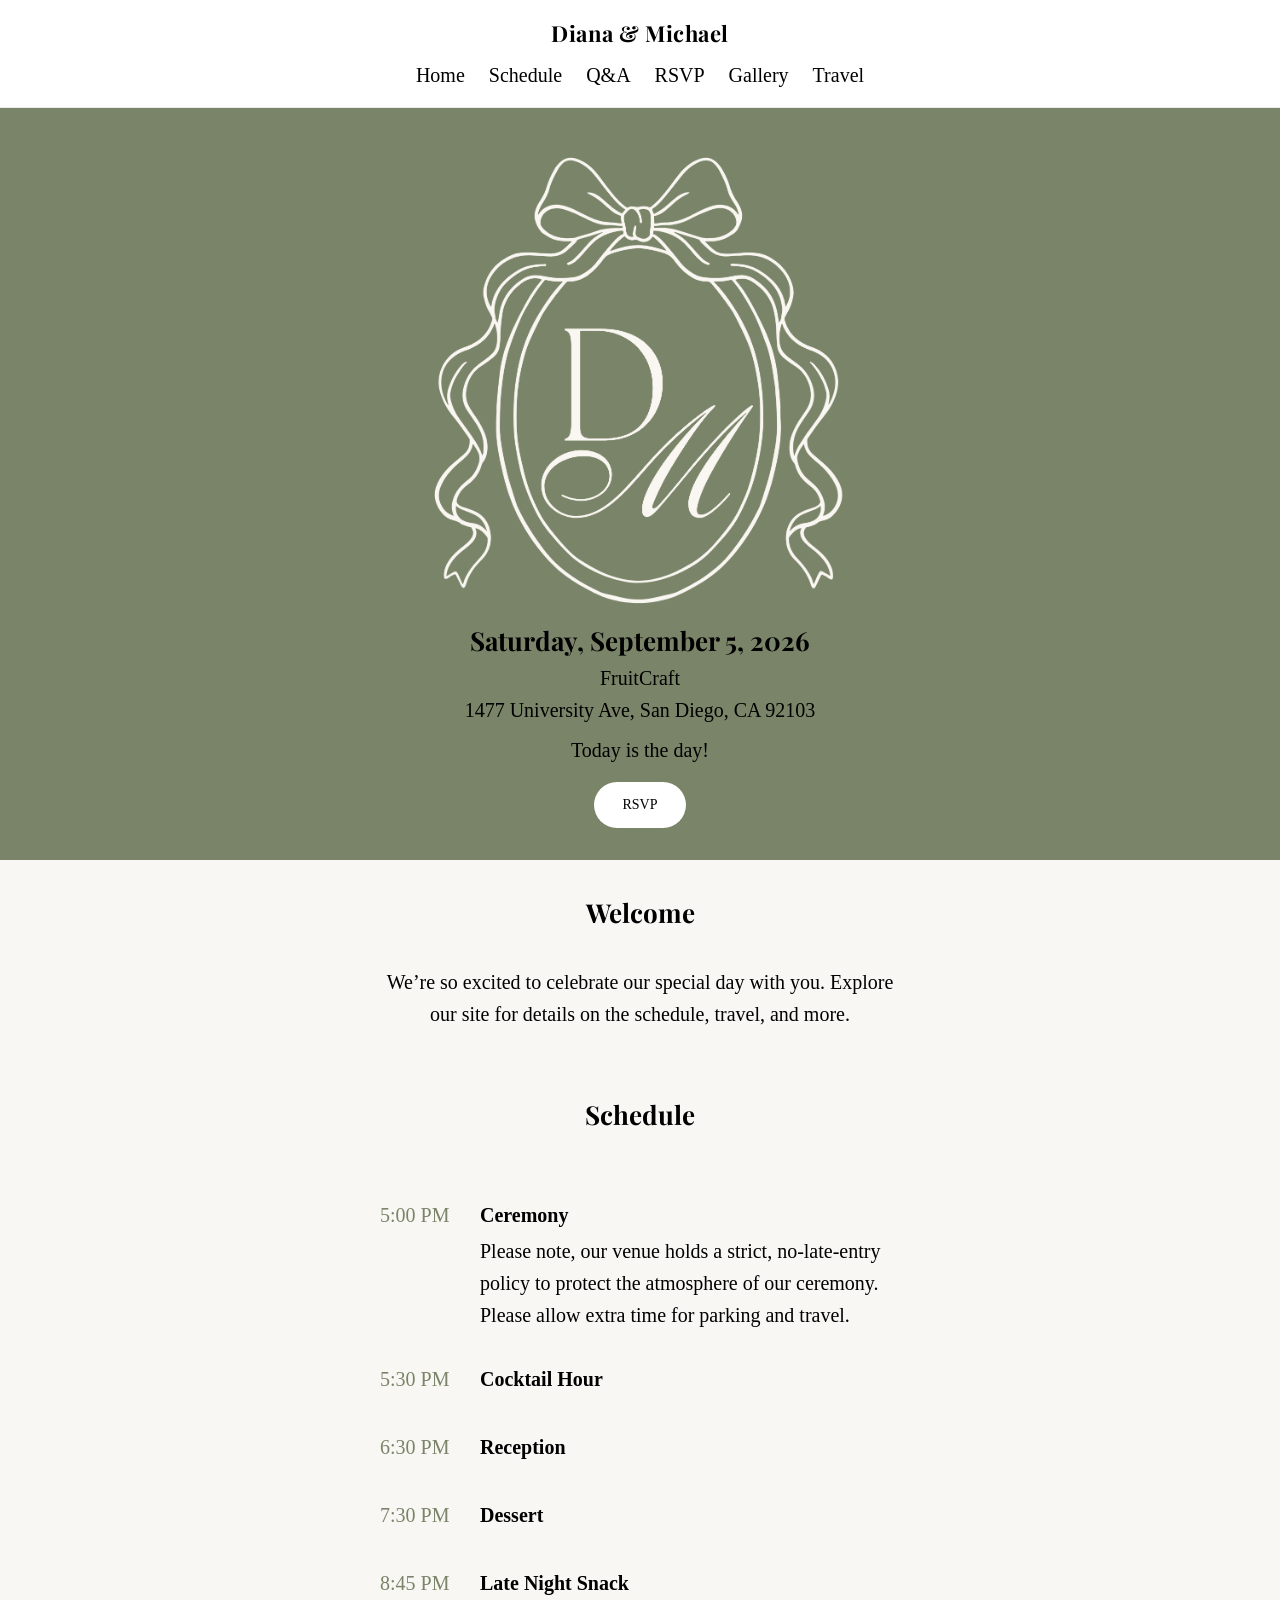
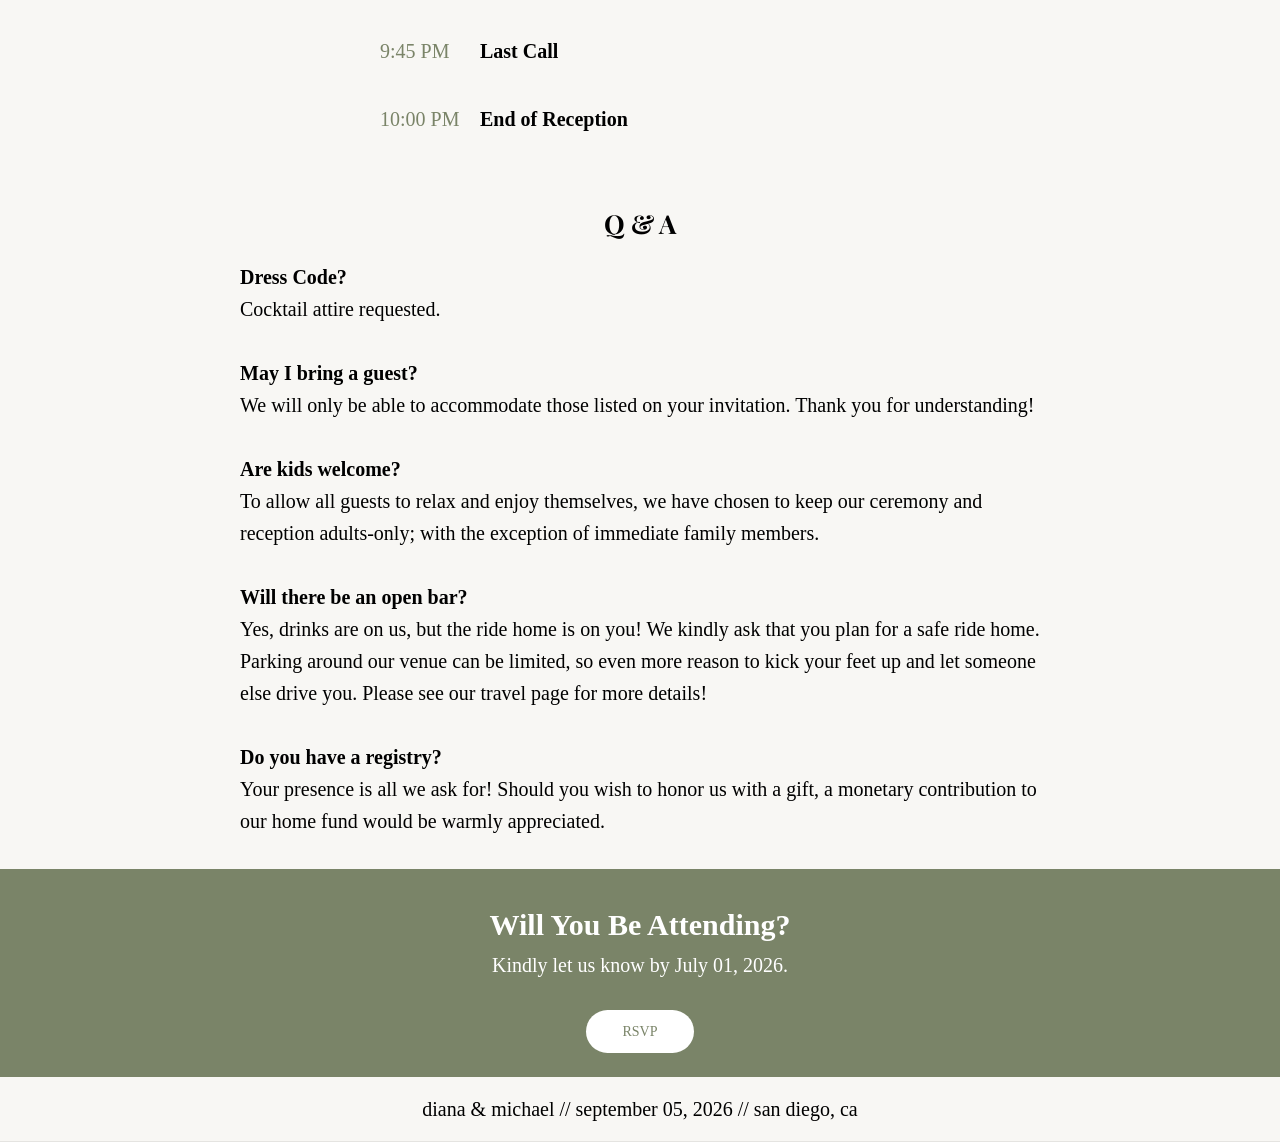
<file: index.html>
<!DOCTYPE html>
<!--Diana Gutierrez, this is my wedding website that I have shared with my guests for additional information and RSVPing.-->
<html lang="en">
<head>
  <meta charset="UTF-8" />
  <meta name="viewport" content="width=device-width, initial-scale=1.0"/>
  <title>Diana & Michael</title>

  <!-- Fonts -->
  <link href="https://fonts.googleapis.com/css2?family=Playfair+Display:wght@400;600&family=Inter:wght@300;400&display=swap" rel="stylesheet">

  <link rel="stylesheet" href="style.css">
</head>
<body>

<!-- HEADER -->
<header class="site-header" aria-label="Main Menu">
  <div class="container header-inner">
    <h1 class="top-name">Diana & Michael</h1>
    
    <nav class="nav" aria-label="site navigation">
      <a href="index.html">Home</a>
      <a href="index.html#schedule">Schedule</a>
      <a href="index.html#qa">Q&A</a>
      <a href="RSVP.html">RSVP</a>
      <a href="gallery.html">Gallery</a>
      <a href="travel.html">Travel</a>
    </nav>
  </div>
</header>

<!-- HERO -->
<section class="hero" aria-label="green website homepage">
  <div class="hero-content">
    <img src="weblogo.png" alt="white DM monogram inside of a an oval with a bow on top" class="hero-logo">

    <h2 class="date" aria-label="date">Saturday, September 5, 2026</h2>
    <p class="location" aria-label="venue name"> FruitCraft</p>
    <p class="location aria-label="venue address"">1477 University Ave, San Diego, CA 92103</p>

    <p class="countdown" id="countdown" aria-label="countdown to wedding day"></p>

    <a href="RSVP.html" class="rsvp-btn" aria-label="button">RSVP</a>
  </div>
</section>

<!-- WELCOME SECTION-->
<section class="intro" aria-label="welcome message section">
  <div class="container intro-content">
    <h2>Welcome</h2>
    <p>
      We’re so excited to celebrate our special day with you. 
      Explore our site for details on the schedule, travel, and more.
    </p>
  </div>
</section>

<!-- SCHEDULE SECTION -->
<section id="schedule" aria-labelledby="schedule section">
  <div class="container">
    <h2>Schedule</h2>

    <div class="timeline" aria-labelledby="timeline section">
      <div class="event">
        <span class="time">5:00 PM</span>
        <div>
          <h3>Ceremony</h3>
          <p>Please note, our venue holds a strict, no-late-entry policy to protect the atmosphere of our ceremony. Please allow extra time for parking and travel. </p>
        </div>
      </div>

      <div class="event">
        <span class="time">5:30 PM</span>
        <div>
          <h3>Cocktail Hour</h3>
        </div>
      </div>

      <div class="event">
        <span class="time">6:30 PM</span>
        <div>
          <h3>Reception</h3>
        </div>
      </div>

            <div class="event">
        <span class="time">7:30 PM</span>
        <div>
          <h3>Dessert</h3>
        </div>
      </div>

            <div class="event">
        <span class="time">8:45 PM</span>
        <div>
          <h3>Late Night Snack</h3>
        </div>
      </div>

            <div class="event">
        <span class="time">9:45 PM</span>
        <div>
          <h3>Last Call</h3>
        </div>
      </div>

            <div class="event">
        <span class="time">10:00 PM</span>
        <div>
          <h3> End of Reception</h3>
        </div>
      </div>

    </div>
  </div>
</section>


<!-- Q&A SECTION -->
<section id="qa" aria-labelledby="qa">
  <div class="container">
    <h2>Q & A</h2>

    <div class="qa-grid">
      <div class="qa-item">
        <h3>Dress Code?</h3>
        <p>Cocktail attire requested.</p></br>
      </div>

      <div class="qa-item">
        <h3>May I bring a guest?</h3>
        <p>We will only be able to accommodate those listed on your invitation. Thank you for understanding!</p></br>
      </div>

      <div class="qa-item">
        <h3>Are kids welcome?</h3>
        <p>To allow all guests to relax and enjoy themselves, we have chosen to keep our ceremony and reception adults-only; with the exception of immediate family members.</p></br>
      </div>

      <div class="qa-item">
        <h3>Will there be an open bar?</h3>
        <p>Yes, drinks are on us, but the ride home is on you! We kindly ask that you plan for a safe ride home. Parking around our venue can be limited, so even more reason to kick your feet up and let someone else drive you. Please see our travel page for more details!</p>
      </div></br>
      
      <div class="qa-item">
        <h3> Do you have a registry? </h3>
        <p> Your presence is all we ask for! Should you wish to honor us with a gift, a monetary contribution to our home fund would be warmly appreciated.</p>
      </div>
    </div>
  </div>
</section>


<!-- RSVP SECTION -->
<section id="rsvp-section" aria-labelledby="rsvp-section">

    <h2>Will You Be Attending?</h2>
    <p>Kindly let us know by July 01, 2026.</p></br>

    <a href="RSVP.html" class="rsvp-btn large" aria-label="button">RSVP</a>
  </div>
  </div>
</section>

<script src="script.js"></script>
</body>

<footer aria-label="footer">
  <p>diana & michael // september 05, 2026 // san diego, ca</p>
</footer>
</html>
</file>
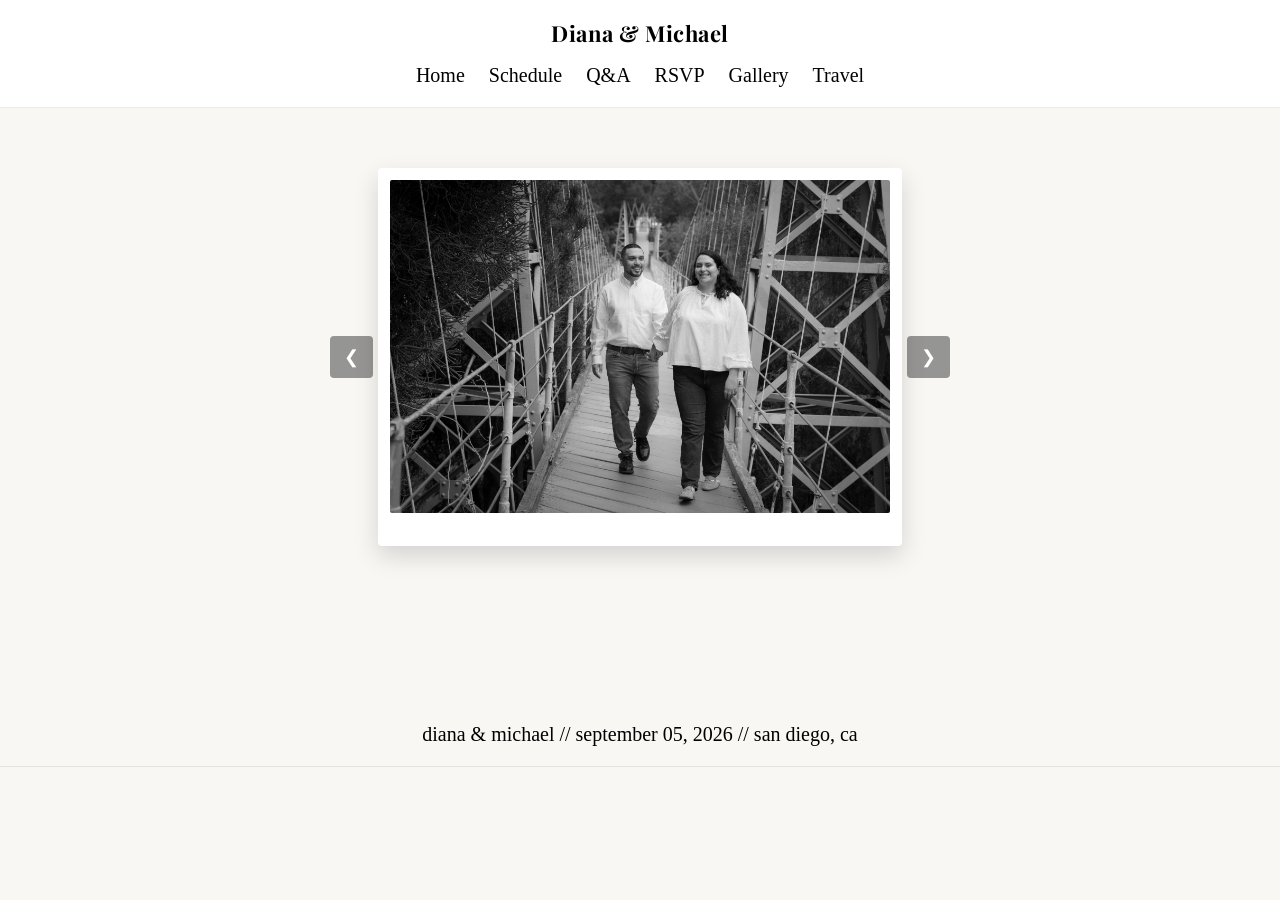
<file: gallery.html>
<!DOCTYPE html>
<html lang="en">
<head>
  <meta charset="UTF-8" />
  <meta name="viewport" content="width=device-width, initial-scale=1.0"/>
  <title>Diana & Michael</title>

  <!-- Fonts -->
  <link href="https://fonts.googleapis.com/css2?family=Playfair+Display:wght@400;600&family=Inter:wght@300;400&display=swap" rel="stylesheet">

  <link rel="stylesheet" href="style.css">
</head>
<body>

<!-- HEADER -->
<header class="site-header">
  <div class="container header-inner">
    <h1 class="top-name">Diana & Michael</h1>
    
    <nav class="nav">
      <a href="index.html">Home</a>
      <a href="index.html#schedule">Schedule</a>
      <a href="index.html#qa">Q&A</a>
      <a href="RSVP.html">RSVP</a>
      <a href="gallery.html">Gallery</a>
      <a href="travel.html">Travel</a>
    </nav>
  </div>
</header>

<div class="polaroid-gallery">

  <button class="btn prev" id="prevBtn">&#10094;</button>

  <div class="polaroid" id="polaroid">
    <img id="slideImage" src="photo-1.jpg">
  </div>

  <button class="btn next" id="nextBtn">&#10095;</button>

</div>

<script src="script.js"></script>
</body>
</br>
</br>
</br>
<footer>
  <p>diana & michael // september 05, 2026 // san diego, ca</p>
</footer>
</html>
</file>
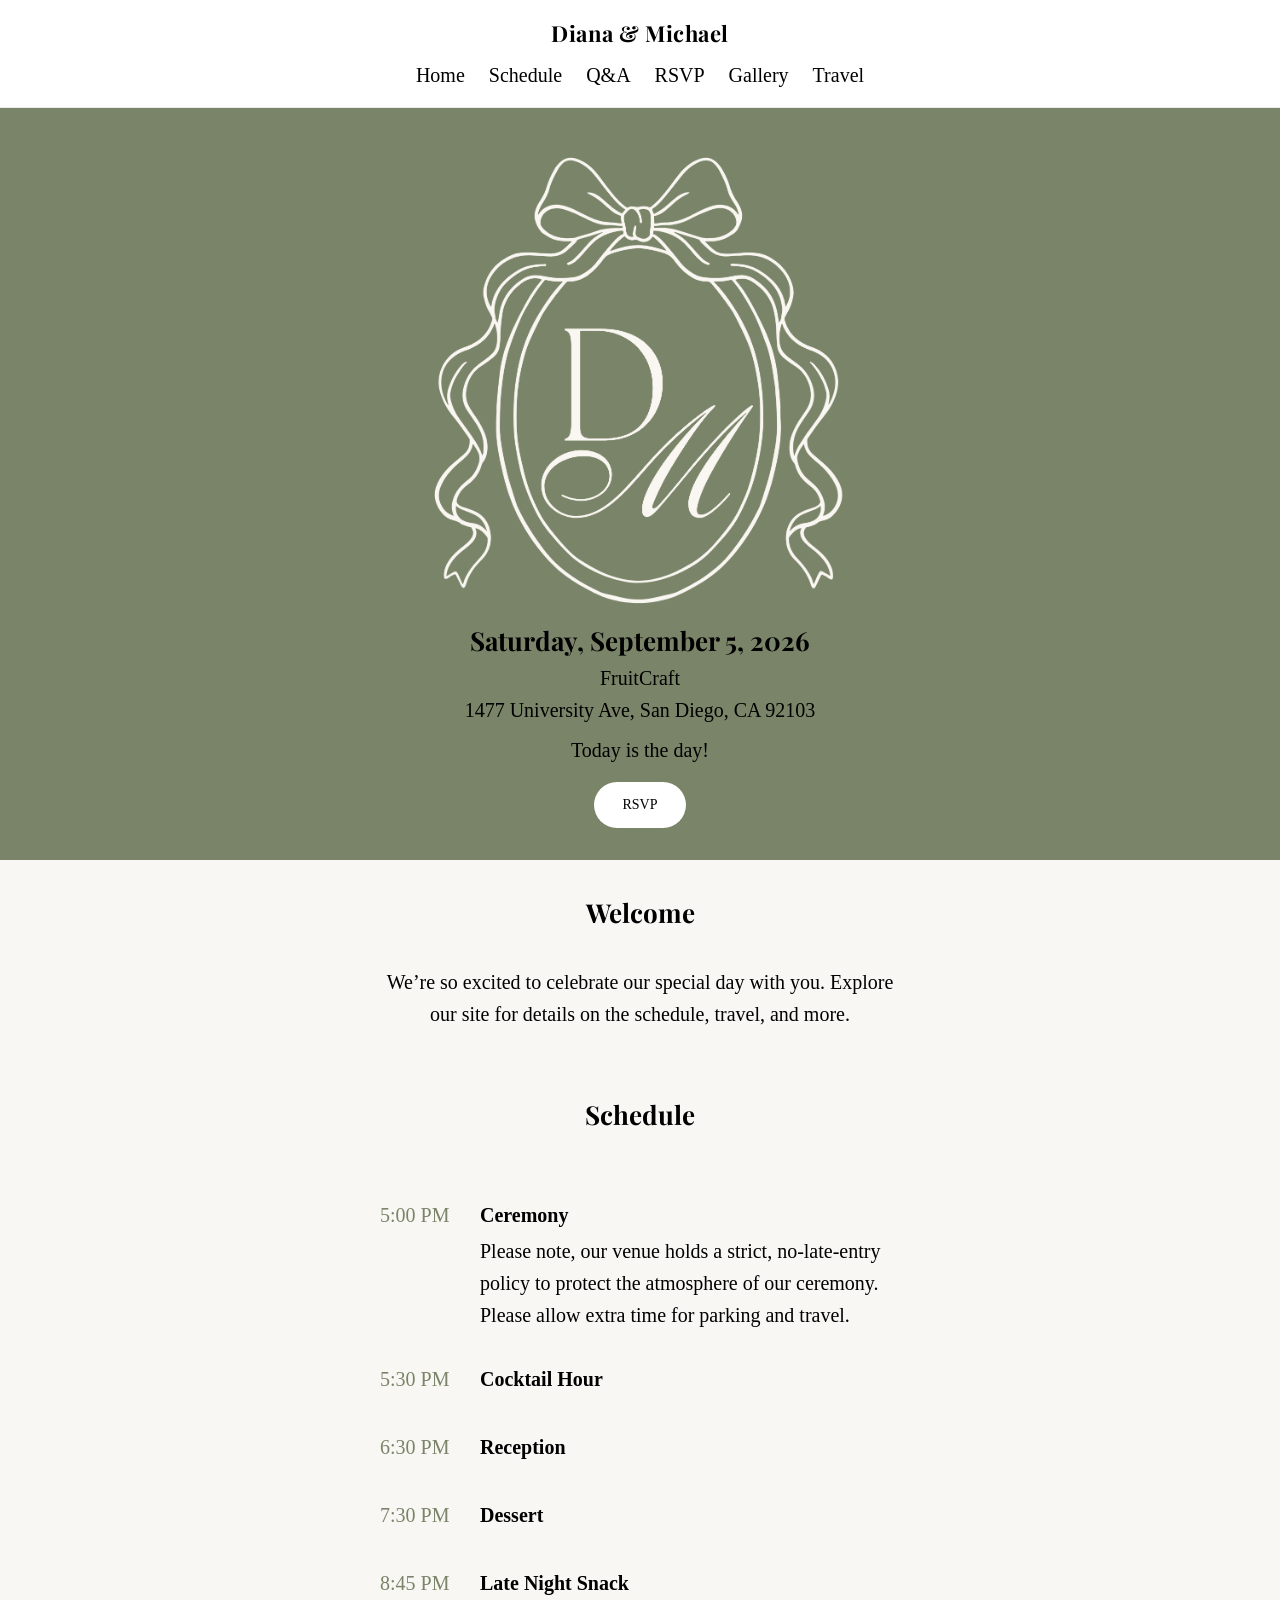
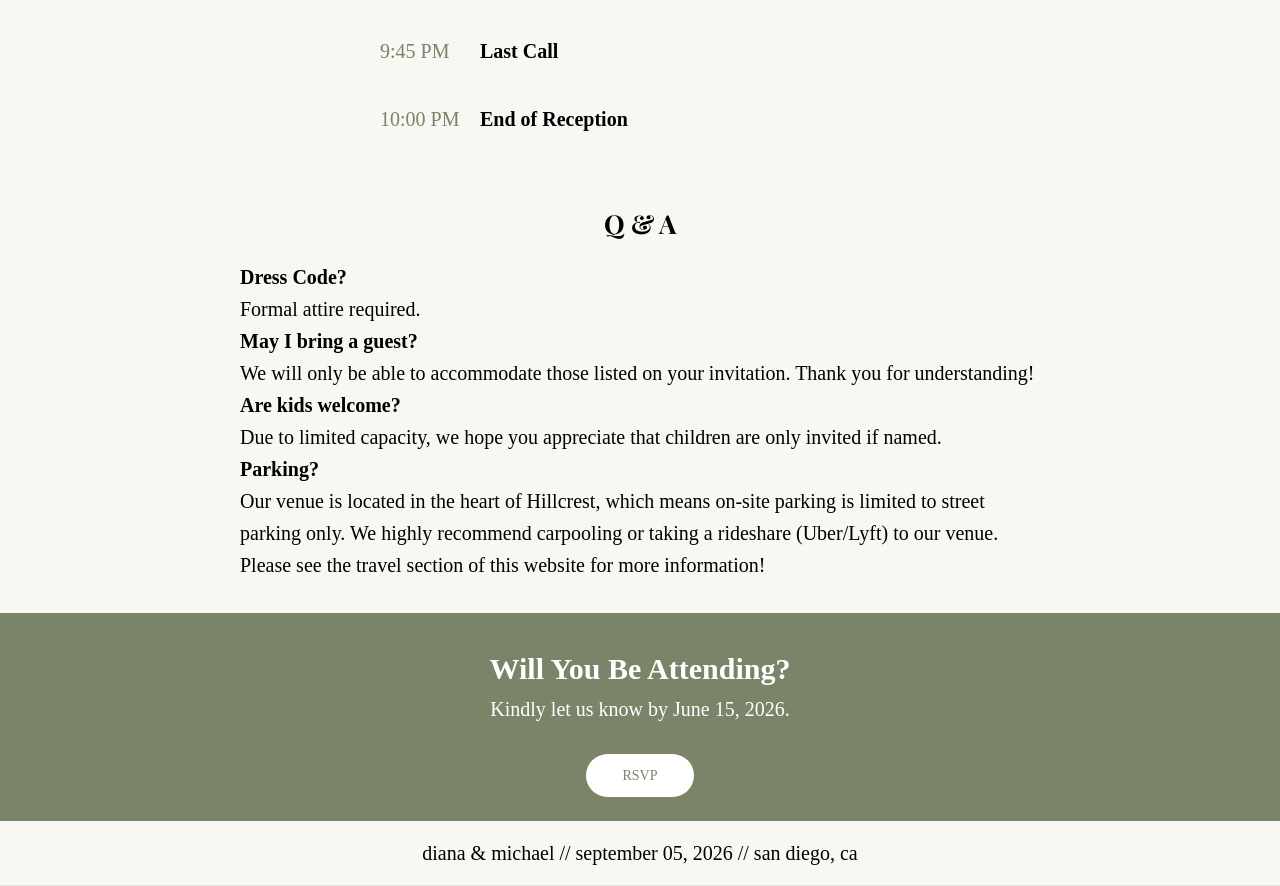
<file: home.html>
<!DOCTYPE html>
<html lang="en">
<head>
  <meta charset="UTF-8" />
  <meta name="viewport" content="width=device-width, initial-scale=1.0"/>
  <title>Diana & Michael</title>

  <!-- Fonts -->
  <link href="https://fonts.googleapis.com/css2?family=Playfair+Display:wght@400;600&family=Inter:wght@300;400&display=swap" rel="stylesheet">

  <link rel="stylesheet" href="style.css">
</head>
<body>

<!-- HEADER -->
<header class="site-header">
  <div class="container header-inner">
    <h1 class="top-name">Diana & Michael</h1>
    
    <nav class="nav">
      <a href="home.html">Home</a>
      <a href="home.html#schedule">Schedule</a>
      <a href="home.html#qa">Q&A</a>
      <a href="RSVP.html">RSVP</a>
      <a href="gallery.html">Gallery</a>
      <a href="travel.html">Travel</a>
    </nav>
  </div>
</header>

<!-- HERO -->
<section class="hero">
  <div class="hero-content">
    <img src="weblogo.png" alt="wedding Logo" class="hero-logo">

    <h2 class="date">Saturday, September 5, 2026</h2>
    <p class="location"> FruitCraft</p>
    <p class="location">1477 University Ave, San Diego, CA 92103</p>

    <p class="countdown" id="countdown"></p>

    <a href="RSVP.html" class="rsvp-btn">RSVP</a>
  </div>
</section>

<!-- SECOND SECTION (matches typical wireframe block) -->
<section class="intro">
  <div class="container intro-content">
    <h2>Welcome</h2>
    <p>
      We’re so excited to celebrate our special day with you. 
      Explore our site for details on the schedule, travel, and more.
    </p>
  </div>
</section>

<!-- SCHEDULE SECTION -->
<section id="schedule">
  <div class="container">
    <h2>Schedule</h2>

    <div class="timeline">
      <div class="event">
        <span class="time">5:00 PM</span>
        <div>
          <h3>Ceremony</h3>
          <p>Please note, our venue holds a strict, no-late-entry policy to protect the atmosphere of our ceremony. Please allow extra time for parking and travel. </p>
        </div>
      </div>

      <div class="event">
        <span class="time">5:30 PM</span>
        <div>
          <h3>Cocktail Hour</h3>
        </div>
      </div>

      <div class="event">
        <span class="time">6:30 PM</span>
        <div>
          <h3>Reception</h3>
        </div>
      </div>

            <div class="event">
        <span class="time">7:30 PM</span>
        <div>
          <h3>Dessert</h3>
        </div>
      </div>

            <div class="event">
        <span class="time">8:45 PM</span>
        <div>
          <h3>Late Night Snack</h3>
        </div>
      </div>

            <div class="event">
        <span class="time">9:45 PM</span>
        <div>
          <h3>Last Call</h3>
        </div>
      </div>

            <div class="event">
        <span class="time">10:00 PM</span>
        <div>
          <h3> End of Reception</h3>
        </div>
      </div>

    </div>
  </div>
</section>


<!-- Q&A SECTION -->
<section id="qa">
  <div class="container">
    <h2>Q & A</h2>

    <div class="qa-grid">
      <div class="qa-item">
        <h3>Dress Code?</h3>
        <p>Formal attire required.</p>
      </div>

      <div class="qa-item">
        <h3>May I bring a guest?</h3>
        <p>We will only be able to accommodate those listed on your invitation. Thank you for understanding!</p>
      </div>

      <div class="qa-item">
        <h3>Are kids welcome?</h3>
        <p>Due to limited capacity, we hope you appreciate that children are only invited if named.</p>
      </div>

      <div class="qa-item">
        <h3>Parking?</h3>
        <p>Our venue is located in the heart of Hillcrest, which means on-site parking is limited to street parking only. We highly recommend carpooling or taking a rideshare (Uber/Lyft) to our venue. Please see the travel section of this website for more information!</p>
      </div>
    </div>
  </div>
</section>


<!-- RSVP SECTION -->
<section id="rsvp-section">

    <h2>Will You Be Attending?</h2>
    <p>Kindly let us know by June 15, 2026.</p></br>

    <a href="RSVP.html" class="rsvp-btn large">RSVP</a>
  </div>
  </div>
</section>

<script src="script.js"></script>
</body>

<footer>
  <p>diana & michael // september 05, 2026 // san diego, ca</p>
</footer>
</html>
</file>
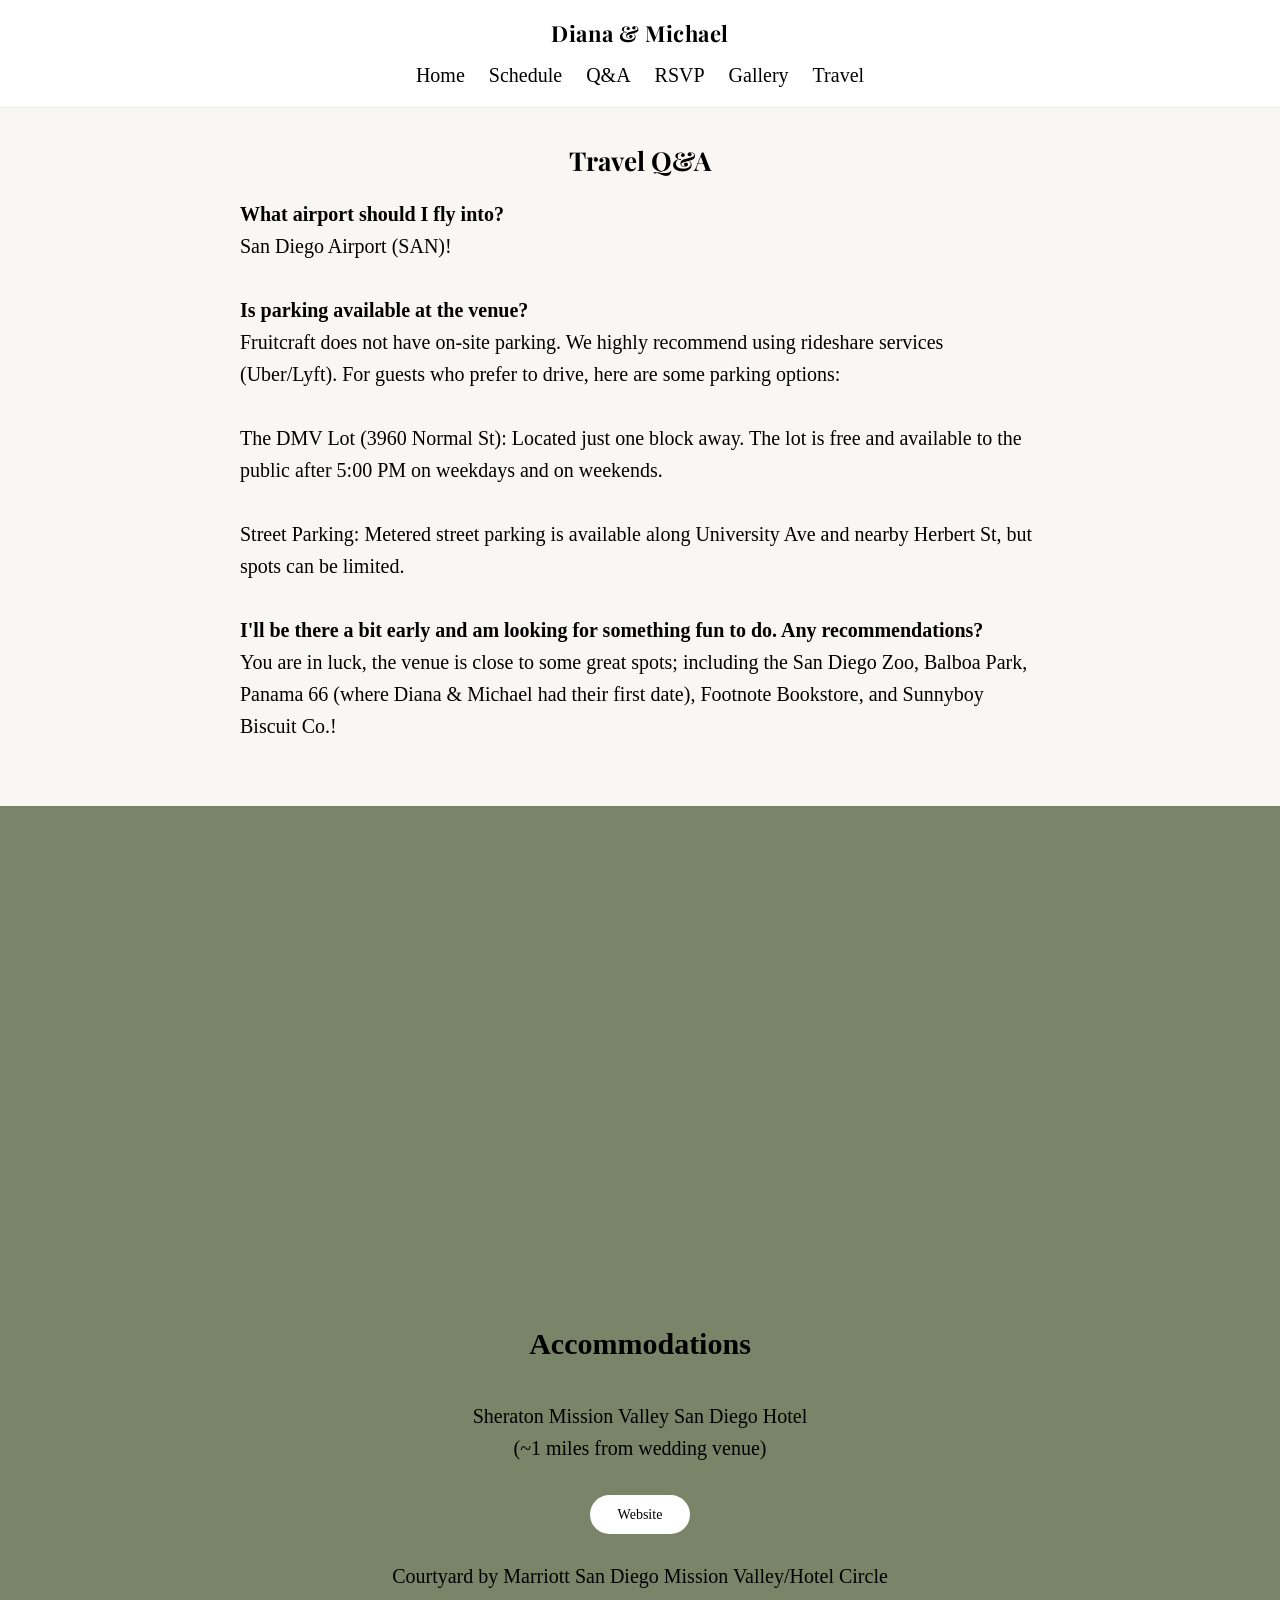
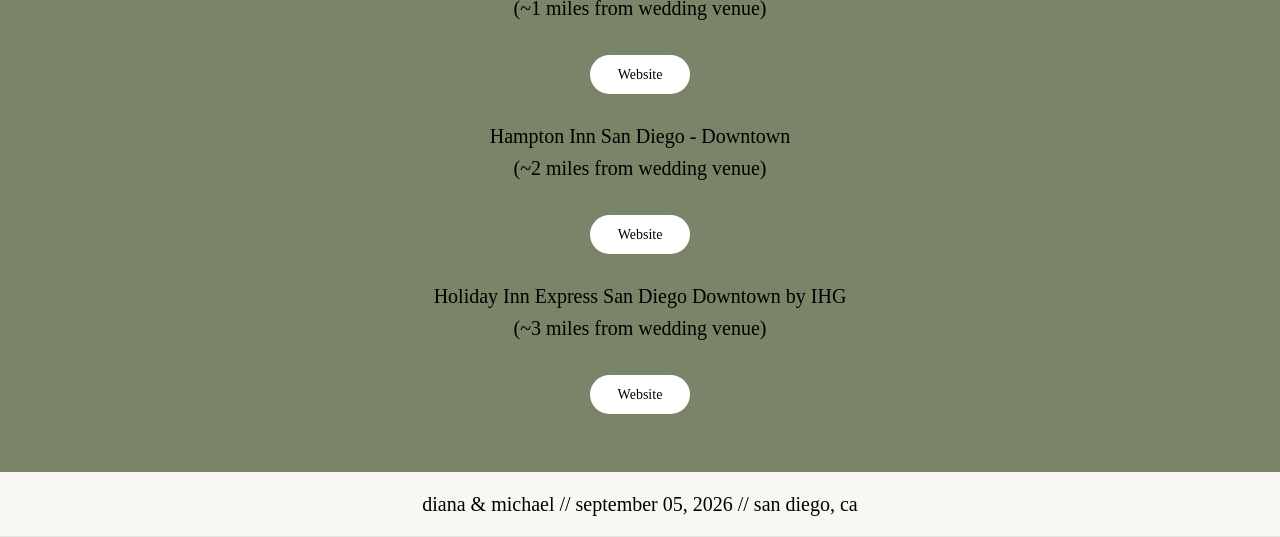
<file: travel.html>
<!DOCTYPE html>
<html lang="en">
<head>
  <meta charset="UTF-8" />
  <meta name="viewport" content="width=device-width, initial-scale=1.0"/>
  <title>Diana & Michael</title>

  <!-- Fonts -->
  <link href="https://fonts.googleapis.com/css2?family=Playfair+Display:wght@400;600&family=Inter:wght@300;400&display=swap" rel="stylesheet">

  <link rel="stylesheet" href="style.css">
</head>
<body>

<!-- HEADER -->
<header class="site-header">
  <div class="container header-inner">
    <h1 class="top-name">Diana & Michael</h1>
    
    <nav class="nav">
      <a href="index.html">Home</a>
      <a href="index.html#schedule">Schedule</a>
      <a href="index.html#qa">Q&A</a>
      <a href="RSVP.html">RSVP</a>
      <a href="gallery.html">Gallery</a>
      <a href="travel.html">Travel</a>
    </nav>
  </div>
</header>

<!--parking notes-->
<section id="qa">
  <div class="container">
    <h2>Travel Q&A</h2>

    <div class="qa-grid">
      <div class="qa-item">
        <h3>What airport should I fly into?</h3>
        <p>San Diego Airport (SAN)!</p></br>
      </div>
      <div class="qa-item">
        <h3>Is parking available at the venue?</h3>
        <p>Fruitcraft does not have on-site parking. We highly recommend using rideshare services (Uber/Lyft). For guests who prefer to drive, here are some parking options:</br></br>
        The DMV Lot (3960 Normal St): Located just one block away. The lot is free and available to the public after 5:00 PM on weekdays and on weekends.</br> </br>
        Street Parking: Metered street parking is available along University Ave and nearby Herbert St, but spots can be limited.</p></br>
      </div>

      <div class="qa-item">
        <h3>I'll be there a bit early and am looking for something fun to do. Any recommendations?</h3>
        <p>You are in luck, the venue is close to some great spots; including the San Diego Zoo, Balboa Park, Panama 66 (where Diana & Michael had their first date), Footnote Bookstore, and Sunnyboy Biscuit Co.! </p></br>
      </div>

    </div>
  </div>
</section>

<!-- HERO & EMBEDDED MAP-->
<section class="hero">
  <iframe src="https://www.google.com/maps/embed?pb=!1m28!1m12!1m3!1d3355.6162749336795!2d-117.15205017511761!3d32.74937848539937!2m3!1f0!2f0!3f0!3m2!1i1024!2i768!4f13.1!4m13!3e2!4m5!1s0x80d954e801b4d82b%3A0x1d899c364fada42b!2sSan%20Diego%20DMV%2C%203960%20Normal%20St%2C%20San%20Diego%2C%20CA%2092103!3m2!1d32.7504743!2d-117.14913489999999!4m5!1s0x80d954e81ad7d86b%3A0xd72e03e921868c9d!2sFruitCraft%20-%20Winery%2C%20Distillery%20%26%20Event%20Venue%2C%201477%20University%20Ave%2C%20San%20Diego%2C%20CA%2092103!3m2!1d32.7482144!2d-117.1494506!5e0!3m2!1sen!2sus!4v1779035387567!5m2!1sen!2sus" width="100%" height="450" style="border:0;" allowfullscreen="" loading="fast" referrerpolicy="no-referrer-when-downgrade"></iframe>
</br>

<h2>Accommodations</h2></br>
<p>Sheraton Mission Valley San Diego Hotel</br>
  (~1 miles from wedding venue)</br></br>
<a href="https://www.marriott.com/en-us/hotels/sanvs-sheraton-mission-valley-san-diego-hotel/overview/?scid=f2ae0541-1279-4f24-b197-a979c79310b0" class="rsvp-btn">Website</a></br></br>
</p>
<p>Courtyard by Marriott San Diego Mission Valley/Hotel Circle</br>
  (~1 miles from wedding venue)</br></br>
<a href="https://www.marriott.com/en-us/hotels/sancm-courtyard-san-diego-mission-valley-hotel-circle/overview/?scid=f2ae0541-1279-4f24-b197-a979c79310b0" class="rsvp-btn">Website</a></br></br>
</p>

<p>Hampton Inn San Diego - Downtown</br>
  (~2 miles from wedding venue)</br></br>
<a href="https://www.hilton.com/en/hotels/sandthx-hampton-san-diego-downtown/?SEO_id=GMB-AMER-HX-SANDTHX&y_source=1_MjA4MjQ5NS03MTUtbG9jYXRpb24ud2Vic2l0ZQ%3D%3D" class="rsvp-btn">Website</a></br></br>
</p>

<p>Holiday Inn Express San Diego Downtown by IHG</br>
  (~3 miles from wedding venue)</br></br>
<a href="https://www.ihg.com/holidayinnexpress/hotels/us/en/san-diego/sanrx/hoteldetail" class="rsvp-btn">Website</a></br></br>
</p>


</section>

<script src="script.js"></script>
</body>

<footer>
  <p>diana & michael // september 05, 2026 // san diego, ca</p>
</footer>
</html>
</file>
<file: style.css>
:root {
  /* font sizes */
  --h1: 40px;
  --h2: 26px;
  --h3: 20px;
 
  --body: 20px;
  --small: 14px;
 
  --line: 1.6;
}
 
/* setting reset */
* {
  margin: 0;
  padding: 0;
  box-sizing: border-box;
}
 
html, body {
 /*overflow-x: hidden;*/
  max-width: 100%;
}
 
body {
  font-family: "Georgia", serif;
  font-size: var(--body);
  line-height: var(--line);
  color: #000000;
  background: #f8f7f4;
}
 
.container {
  display: flex;
  flex-direction: column;
  flex-wrap: wrap;
  gap: 1rem;
  width: 100%;
  max-width: 1100px;
  margin: 0 auto;
  padding: 0 24px;
  justify-content: center;
}
 
/* ── HEADER ─────────────────────────────────────────── */
.site-header {
  background: #ffffff;
  border-bottom: 1px solid rgba(0,0,0,0.08);
  position: sticky;
  top: 0;
  z-index: 100;
}
 
.header-inner {
  display: flex;
  flex-direction: column;
  align-items: center;
  justify-content: center;
  gap: 8px;
  padding: 16px 0;
  
}
 
.top-name {
  font-family: 'Playfair Display', serif;
  font-size: 22px;
  letter-spacing: 0.5px;
  text-align: center;
}
 
.nav {
  display: flex;
  justify-content: center;
  flex-wrap: wrap;           /* prevents nav overflow on small screens */
  gap: 12px 24px;
}
 
.nav a {
  text-decoration: none;
  font-size: var(--body);
  color: #000000;
}
 
.nav a:hover {
  opacity: 0.6;
}
 
/* ── HERO ────────────────────────────────────────────── */
.hero {
  /*min-height: calc(100vh - 72px);*/
  display: flex;
  flex-direction: column;
  align-items: center;
  justify-content: center;
  text-align: center;
  background-color: #7a8468;
  padding: 32px 16px;        /* side padding so content never touches edge */
}
 
.hero-content {
  width: 100%;
  max-width: 520px;
  display: flex;
  flex-direction: column;
  align-items: center;
}
 
/* FIX: was fixed 480px — now scales down on mobile */
.hero-logo {
  width: 100%;
  max-width: 480px;
  height: auto;
}
 
.date {
  font-family: 'Playfair Display', serif;
  font-size: var(--h2);
}
 
.location {
  color: #000000;
}
 
.countdown {
  margin-top: 8px;
  margin-bottom: 16px;
}
 
/* ── BUTTONS ─────────────────────────────────────────── */
.rsvp-btn {
  padding: 12px 28px;
  border-radius: 999px;
  background: white;
  color: #000000;
  text-decoration: none;
  font-size: var(--small);
}
 
/* ── SECTIONS ────────────────────────────────────────── */
section {
  padding: 32px 0;
}
 
/* ── WELCOME ─────────────────────────────────────────── */
.intro {
  background: var(--white);
  text-align: center;
  gap: 100px;
  display: flex;
}
 
.intro h2 {
  font-family: 'Playfair Display', serif;
  font-size: var(--h2);
  margin-bottom: 16px;
}
 
.intro p {
  max-width: 520px;
  margin: 0 auto;
  color: #000000;
}
 
/* ── SCHEDULE ────────────────────────────────────────── */
#schedule {
  text-align: center;
}
 
#schedule h2 {
  font-family: 'Playfair Display', serif;
  font-size: var(--h2);
  margin-bottom: 48px;
}
 
.timeline {
  max-width: 520px;
  margin: 0 auto;
  display: flex;
  flex-direction: column;
  gap: 32px;
}
 
.event {
  display: grid;
  grid-template-columns: 100px 1fr;
  align-items: start;
  text-align: left;
}
 
.time {
  font-weight: 500;
  color: #7a8468;
}
 
.event h3 {
  font-size: var(--h3);
  margin-bottom: 4px;
}
 
/* ── Q&A ─────────────────────────────────────────────── */
#qa {
  background: var(--white);
  text-align: center;
}
 
#qa h2 {
  font-family: 'Playfair Display', serif;
  font-size: var(--h2);
}
 
.qa-grid {
  display: grid;
  grid-template-rows: repeat(4, auto);
  max-width: 800px;
  margin: 0 auto;
  text-align: left;
}
 
.qa-item h3 {
  font-size: var(--h3);
}
 
/* ── RSVP SECTION ────────────────────────────────────── */
#rsvp-section {
  background: #7a8468;
  color: white;
  text-align: center;
}
 
.container-rsvp-box {
  display: flex;
  flex-direction: column;
  align-items: center;
  gap: 16px;
  border: white 5em;
}
 
.rsvp-box h2 {
  font-family: 'Playfair Display', serif;
  font-size: var(--h2);
}
 
.rsvp-btn.large {
  background: white;
  color: #7a8468;
  padding: 14px 36px;
}
 
/* ── FOOTER ──────────────────────────────────────────── */
footer {
  background: var(--white);
  border-bottom: 1px solid rgba(0,0,0,0.08);
}
 
footer p {
  display: flex;
  flex-direction: column;
  align-items: center;
  justify-content: center;
  gap: 8px;
  padding: 16px 0;
}
 
/* ── POLAROID GALLERY ────────────────────────────────── */
.polaroid-gallery {
  position: relative;
  width: 100%;
  max-width: 620px;
  margin: 60px auto;
  display: flex;
  justify-content: center;
  align-items: center;
  padding: 0 48px;           /* room for prev/next buttons */
}
 
/* FIX: was fixed 700px — now fluid */
.polaroid {
  background: white;
  padding: 12px 12px 24px;
  box-shadow: 0 10px 25px rgba(0,0,0,0.15);
  border-radius: 4px;
  text-align: center;
  width: 100%;               /* fills available space */
  max-width: 700px;
}
 
/* FIX: was fixed 600px — now fluid */
.polaroid img {
  width: 100%;
  max-width: 600px;
  height: auto;              /* preserves aspect ratio */
  object-fit: cover;
  border-radius: 2px;
}
 
.polaroid p {
  font-family: 'Playfair Display', serif;
  font-size: 14px;
  margin-top: 10px;
}
 
/* Gallery nav buttons */
.btn {
  position: absolute;
  top: 50%;
  transform: translateY(-50%);
  background: rgba(0,0,0,0.4);
  color: white;
  border: none;
  padding: 10px 14px;
  cursor: pointer;
  font-size: 18px;
  border-radius: 4px;
  z-index: 1;
}
 
/* FIX: bring buttons inside viewport on mobile */
.prev { left: 0; }
.next { right: 0; }
 
/* ── ICON PHOTO SECTION ──────────────────────────────── */
.icon-photo {
  display: flex;
  justify-content: center;
  gap: 40px;
  margin-top: 24px;
  flex-wrap: wrap;
}
 
.icon-item {
  display: flex;
  flex-direction: column;
  align-items: center;
  text-align: center;
  max-width: 200px;
}
 
.icon-item img {
  width: 200px;
  height: 200px;
  border-radius: 50%;
  object-fit: cover;
}
 
.icon-item p {
  margin-top: 12px;
  font-family: 'Playfair Display', serif;
  font-size: 16px;
  color: #6f6f6f;
}
 
/* ── MEDIA QUERIES ───────────────────────────────────── */
 
/* Tablets and small screens (≤ 768px) */
@media only screen and (max-width: 768px) {
  .polaroid-gallery {
    margin: 32px auto;
    padding: 0 40px;
  }
}
 
/* Phones (≤ 600px) */
@media only screen and (max-width: 600px) {
  body {
    font-size: 20px;
  }
 
  footer p {
    font-size: 12px;
  }
 
  /* Stack event rows so time sits above description */
  .event {
    grid-template-columns: 1fr;
    gap: 4px;
  }
 
  /* Tighten up gallery padding for phones */
  .polaroid-gallery {
    padding: 0 36px;
    margin: 24px auto;
  }
 
  .polaroid {
    padding: 8px 8px 20px;
  }
 
  /* Shrink icon circles on small screens */
  .icon-item img {
    width: 140px;
    height: 140px;
  }
}
 
/* Very small phones (≤ 400px) */
@media only screen and (max-width: 400px) {
  body {
    font-size: var(--small);
  }
 
  footer p {
    font-size: 12px;
  }
 
  .polaroid-gallery {
    padding: 0 32px;
  }
 
  .icon-item img {
    width: 110px;
    height: 110px;
  }
 
  .icon-photo {
    gap: 24px;
  }
}
</file>
